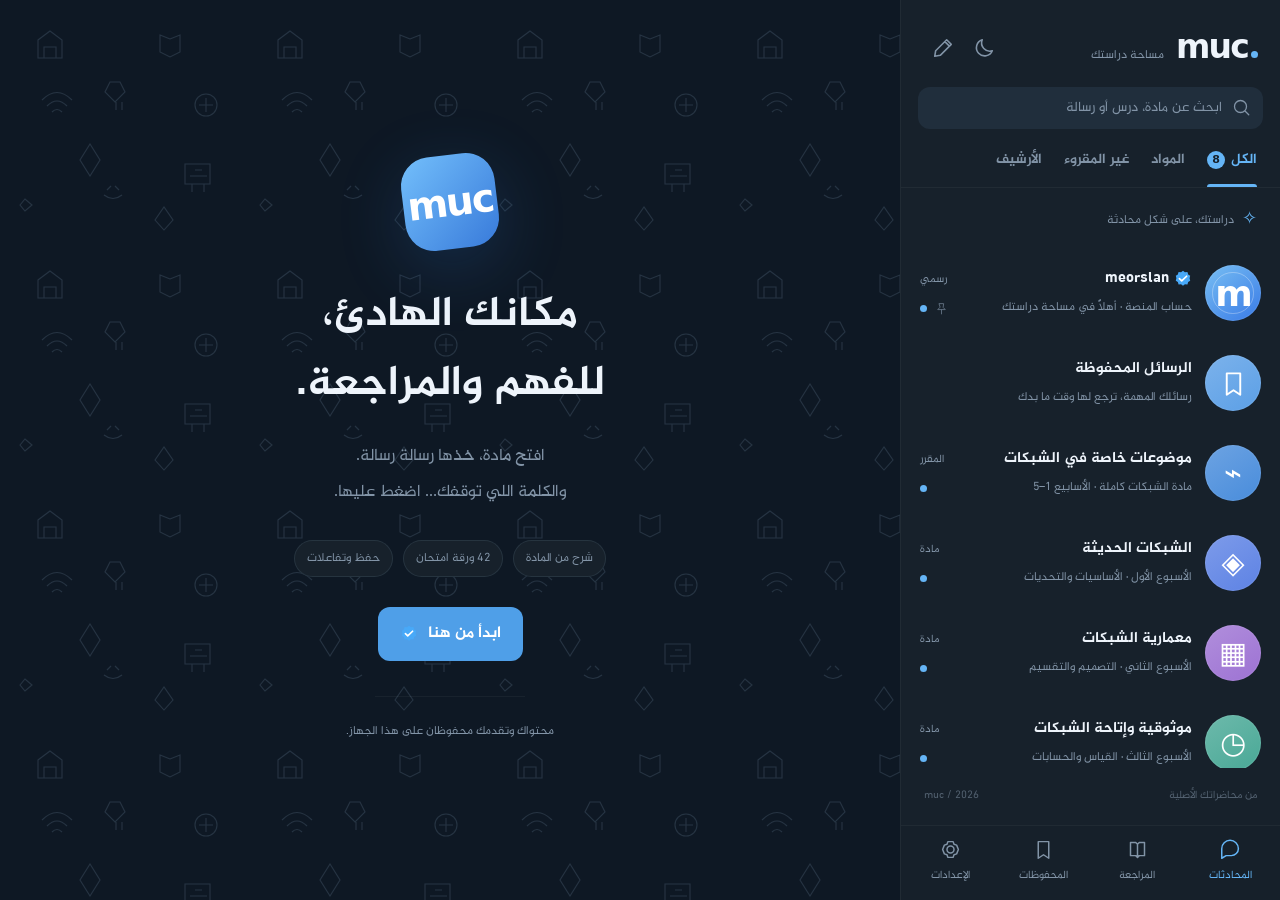
<file: index.html>
<!doctype html><html lang="ar" dir="rtl"><head><meta charset="utf-8"><meta name="viewport" content="width=device-width,initial-scale=1,viewport-fit=cover"><meta name="theme-color" content="#17212b"><meta name="description" content="muc — موادك الدراسية في محادثات. شرح تفاعلي، كلمات مفتاحية متحركة وامتحانات الشبكات من المادة الأصلية."><title>muc — مساحة دراستك</title><link rel="manifest" href="manifest.webmanifest"><link rel="icon" type="image/svg+xml" href="icon.svg"><link rel="apple-touch-icon" href="icon-192.png"><link rel="stylesheet" href="app.css?v=1"><script>try{let t=localStorage.getItem('muc-theme')||'dark';document.documentElement.dataset.theme=t==='auto'?(matchMedia('(prefers-color-scheme: dark)').matches?'dark':'light'):t}catch{}</script><script src="paper-data.js" defer></script><script src="paper-course-data.js" defer></script><script src="paper-study-data.js" defer></script><script src="catalog.js" defer></script><script src="app.js?v=1" defer></script></head><body><div id="app"></div><div id="overlay-root"></div><div id="toast" role="status" aria-live="polite"></div><noscript>فعّل JavaScript لفتح المحادثات والأسئلة التفاعلية.</noscript></body></html>
</file>
<file: app.css>
@font-face{font-family:Jazeera;src:url(arabic.ttf) format('truetype');font-weight:400;font-display:swap}@font-face{font-family:Jazeera;src:url(arabic-bold.ttf) format('truetype');font-weight:700;font-display:swap}
:root{--bg:#0e1621;--surface:#17212b;--surface2:#202e3c;--surface3:#293a4c;--text:#eef4fb;--muted:#8294a7;--line:#ffffff0b;--accent:#65b5f6;--accent-solid:#4f9fe8;--bubble:#182533;--out:#2b5278;--chatbg:#0e1824;--green:#66c5a6;--nav:#17212bf2;--overlay:#050b14aa;--reading-size:16px;--shadow:0 12px 45px #0003;color-scheme:dark}html[data-theme=light]{--bg:#f0f3f8;--surface:#fff;--surface2:#f0f3f7;--surface3:#e6edf6;--text:#1c2c3d;--muted:#8190a1;--line:#1023390c;--accent:#348bd5;--accent-solid:#3895e2;--bubble:#fff;--out:#e2ffc7;--chatbg:#dde7e8;--green:#2d9d78;--nav:#ffffffed;--overlay:#16233177;color-scheme:light}*{box-sizing:border-box}html,body{height:100%;margin:0;overscroll-behavior:none}body{background:var(--bg);color:var(--text);font-family:Jazeera,-apple-system,BlinkMacSystemFont,'Segoe UI',sans-serif;font-size:16px;overflow:hidden}button,input,textarea,select{font:inherit}button,a,input,textarea{ -webkit-tap-highlight-color:transparent}button{border:0;background:none;color:inherit;cursor:pointer}a{color:var(--accent);text-decoration:none}button:focus-visible,a:focus-visible,input:focus-visible,textarea:focus-visible,summary:focus-visible{outline:2px solid var(--accent);outline-offset:3px}button:disabled{opacity:.5;cursor:default}svg{width:22px;height:22px;vertical-align:middle;flex-shrink:0}input,textarea,select{color:inherit;background:var(--surface2);border:0;border-radius:9px;outline:none}input::placeholder,textarea::placeholder{color:var(--muted)}[hidden]{display:none!important}.app-shell{height:100dvh;display:grid;grid-template-columns:380px minmax(0,1fr);direction:rtl;max-width:1680px;margin:auto;box-shadow:0 0 100px #0002}.inbox{height:100%;min-height:0;background:var(--surface);display:flex;flex-direction:column;border-left:1px solid var(--line);position:relative;z-index:2}.inbox-header{display:flex;align-items:center;justify-content:space-between;padding:25px 22px 16px;min-height:87px}.inbox-header>div:first-child{display:flex;align-items:baseline;gap:12px}.inbox-header>div:last-child{display:flex;gap:2px}.brand{font:800 33px/1 system-ui;letter-spacing:-1.8px;position:relative;display:inline-block;direction:ltr}.brand-dot{display:inline-block;width:7px;height:7px;border-radius:50%;background:var(--accent);margin-left:3px}.brand-caption{font-size:12px;color:var(--muted)}.icon-btn{width:40px;height:40px;display:inline-flex;align-items:center;justify-content:center;border-radius:50%;flex-shrink:0;color:var(--muted);position:relative}.icon-btn:hover{background:var(--surface3);color:var(--accent)}.global-search{height:42px;margin:0 17px 17px;background:var(--surface2);border-radius:12px;display:flex;align-items:center;gap:9px;padding:0 12px;color:var(--muted)}.global-search svg{width:18px;height:18px}.global-search input{width:100%;min-width:0;height:100%;font-size:14px;background:none;outline:none}.folders{display:flex;gap:22px;padding:0 23px;min-height:42px;border-bottom:1px solid var(--line);overflow:auto;scrollbar-width:none;flex-shrink:0}.folders button{white-space:nowrap;font-size:14px;color:var(--muted);font-weight:700;position:relative;padding:0 0 13px}.folders button.active{color:var(--accent)}.folders button.active:after{content:'';position:absolute;bottom:0;height:3px;background:var(--accent);right:0;left:0;border-radius:3px 3px 0 0}.folders button span{display:inline-flex;border-radius:10px;background:var(--accent);color:var(--surface);margin-right:6px;min-width:18px;height:18px;align-items:center;justify-content:center;font:700 11px system-ui}.inbox-note{display:flex;gap:8px;align-items:center;font-size:12px;color:var(--muted);padding:17px 23px 12px}.mini-spark{color:var(--accent);font-size:18px}.chat-list{flex:1;overflow:auto;min-height:0;padding:0 8px 15px;scrollbar-width:thin;scrollbar-color:var(--surface3) transparent}.chat-row{position:relative;border-radius:12px;transition:background .15s}.chat-row:hover{background:var(--surface2)}.chat-row.active{background:#548fce1c}.chat-open{display:flex;width:100%;align-items:center;text-align:right;gap:13px;padding:15px 11px;min-height:90px}.avatar{display:inline-flex;align-items:center;justify-content:center;width:56px;height:56px;border-radius:50%;background:linear-gradient(145deg,color-mix(in srgb,var(--avatar) 80%,white),var(--avatar));color:#fff;flex-shrink:0;font:400 30px/1 system-ui;box-shadow:inset 0 0 0 1px #ffffff14;position:relative}.avatar.small{width:40px;height:40px;font-size:24px}.avatar svg{width:27px;height:27px}.official-avatar{background:linear-gradient(140deg,#78bff3,#397ae6);font:750 36px system-ui;letter-spacing:-2px}.official-avatar:after{content:'';width:70%;height:70%;border:1px solid #ffffff4d;border-radius:50%;position:absolute}.small.official-avatar{font-size:27px}.chat-row-copy{flex:1;min-width:0}.row-first{display:flex;gap:8px;align-items:center;justify-content:space-between;margin-bottom:6px}.row-first strong{font-size:15px;line-height:1.6;display:flex;gap:5px;align-items:center;min-width:0}.row-first small{font-size:11px;white-space:nowrap;color:var(--muted);font-weight:400}.verified{width:18px!important;height:18px!important;vertical-align:-3px;flex-shrink:0}.row-second{display:flex;gap:10px;align-items:center;color:var(--muted);font-size:12px;line-height:1.8}.row-second>span:first-child{overflow:hidden;text-overflow:ellipsis;white-space:nowrap;flex:1}.row-indicators{display:flex;align-items:center;gap:8px}.row-indicators svg{width:13px;height:13px;opacity:.7}.unread-dot{width:7px;height:7px;background:var(--accent);border-radius:50%;display:inline-block}.chat-row-menu{position:absolute;left:2px;top:42px;padding:3px;display:none;color:var(--muted)}.chat-row:hover .chat-row-menu{display:block;background:var(--surface2)}.chat-row-menu svg{width:16px;height:16px}.inbox-footer{padding:18px 23px 20px;display:flex;justify-content:space-between;color:var(--muted);font-size:11px;opacity:.55}.bottom-nav{display:flex;align-items:center;justify-content:space-around;border-top:1px solid var(--line);padding:12px 3px max(14px,env(safe-area-inset-bottom));background:var(--nav);backdrop-filter:blur(20px)}.bottom-nav button{display:flex;flex-direction:column;align-items:center;gap:6px;color:var(--muted);font-size:11px;position:relative;min-width:65px}.bottom-nav svg{width:21px;height:21px}.bottom-nav button.active{color:var(--accent)}.bottom-nav button i{position:absolute;right:10px;top:-5px;background:var(--accent);color:var(--surface);border-radius:12px;font:700 10px/16px system-ui;min-width:16px;padding:0 3px}.mobile-tab-nav{display:none}.main-view{min-width:0;min-height:0;position:relative;display:flex;flex-direction:column;background:var(--chatbg)}.main-view:before,.message-feed:before{content:'';position:absolute;inset:0;background-image:url("data:image/svg+xml,%3Csvg xmlns='http://www.w3.org/2000/svg' width='240' height='240' viewBox='0 0 240 240'%3E%3Cg fill='none' stroke='%2389a8c4' stroke-width='1.1' opacity='.19'%3E%3Cpath d='M38 40l12-9 12 9v18H38zM44 58V47h12v11M160 35l10 4 10-4v17l-10 5-10-5zM80 160l10-16 10 16-10 16zM185 164h25v20h-25zM192 184v8m12-8v8m-9-22h7m-12 6h17M20 205l5-6 7 6-7 6zM120 82l5 10-10 10-10-10 5-10zM116 110v-8m6 8v-8M42 100q15-15 30 0m-25 6q10-10 20 0m-15 6q5-5 10 0M155 220l9-13 9 13-9 10z'/%3E%3Ccircle cx='206' cy='105' r='11'/%3E%3Cpath d='M199 105h14m-7-7v14M122 195q-9 7-18 0m3-5 4-4m4 0 4 4'/%3E%3C/g%3E%3C/svg%3E");pointer-events:none;z-index:0}.desktop-welcome{position:relative;z-index:1;text-align:center;margin:auto;padding:50px;max-width:650px}.welcome-logo{margin:0 auto 32px;width:94px;height:94px;display:flex;align-items:center;justify-content:center;font:800 39px system-ui;color:#fff;background:linear-gradient(135deg,#73bffb,#387ada);border-radius:29px;box-shadow:0 18px 70px #3789e933;letter-spacing:-2px;transform:rotate(-7deg)}.desktop-welcome h1{font-size:42px;line-height:1.65;font-weight:700;margin:0 0 20px}.desktop-welcome p{color:var(--muted);font-size:17px;line-height:2.1}.welcome-tags{display:flex;justify-content:center;gap:10px;flex-wrap:wrap;font-size:12px;margin:30px 0;color:var(--muted)}.welcome-tags span{padding:7px 12px;border:1px solid #8aacc222;border-radius:30px;background:var(--surface)}.primary{background:var(--accent-solid);color:#fff;border-radius:12px;padding:13px 22px;display:inline-flex;align-items:center;justify-content:center;gap:10px;font-weight:700;min-height:46px}.primary svg{color:#fff}.welcome-line{height:1px;background:var(--line);margin:35px auto 20px;width:150px}.desktop-welcome small{color:var(--muted);font-size:12px}.conversation{height:100%;display:flex;flex-direction:column;min-height:0;position:relative;z-index:1}.chat-header{height:76px;min-height:76px;display:flex;align-items:center;padding:8px 20px;gap:10px;background:var(--nav);backdrop-filter:blur(20px);border-bottom:1px solid var(--line);z-index:4}.chat-header>.icon-btn:first-child{display:none}.chat-identity{display:flex;align-items:center;gap:13px;flex:1;min-width:0;text-align:right}.chat-identity>span:last-child{display:flex;flex-direction:column;gap:3px;min-width:0}.chat-identity strong{display:flex;align-items:center;gap:6px;font-size:15px;line-height:1.6}.chat-identity small{color:var(--muted);font-size:11px;overflow:hidden;white-space:nowrap;text-overflow:ellipsis}.chat-header .icon-btn{color:var(--muted)}.pinned-banner{display:flex;align-items:center;text-align:right;gap:12px;padding:11px 30px;min-height:57px;background:var(--surface);border-bottom:1px solid var(--line);z-index:3}.pinned-banner>span{display:flex;flex:1;min-width:0;flex-direction:column;gap:3px;line-height:1.5}.pinned-banner strong{font-size:12px;color:var(--accent)}.pinned-banner small{font-size:11px;color:var(--muted);white-space:nowrap;text-overflow:ellipsis;overflow:hidden}.pinned-banner svg{width:17px;color:var(--accent)}.pinned-banner .pinned-line{height:31px;min-width:3px;max-width:3px;background:var(--accent);border-radius:3px}.message-feed{flex:1;overflow:auto;overflow-x:hidden;min-height:0;position:relative;padding:25px clamp(22px,7vw,110px) 20px;scrollbar-width:thin;scrollbar-color:var(--surface3) transparent;isolation:isolate;overscroll-behavior:contain}.message-feed:before{position:fixed;opacity:0;z-index:-1}.date-divider{text-align:center;margin:5px 0 27px}.date-divider span{font-size:11px;color:#c7d7e8;background:#20364ab8;backdrop-filter:blur(5px);border-radius:20px;padding:6px 14px}.message{position:relative;display:flex;justify-content:flex-start;margin-bottom:14px;isolation:isolate;touch-action:pan-y;scroll-margin:20px;animation:message-in .25s ease both}.message.own{justify-content:flex-end}.bubble{position:relative;max-width:min(100%,650px);min-width:125px;background:var(--bubble);border-radius:18px 18px 5px 18px;padding:18px 20px 8px;box-shadow:0 1px 2px #0001;transition:transform .18s ease;font-size:var(--reading-size);line-height:2;overflow-wrap:anywhere;user-select:none;-webkit-user-select:none}.own .bubble{background:var(--out);border-radius:18px 18px 18px 5px;min-width:80px;max-width:83%}.message-meta{display:flex;gap:7px;align-items:center;justify-content:flex-end;direction:rtl;color:var(--muted);font-size:10px;line-height:1.4;margin-top:8px;min-height:18px}.message-meta>.icon-btn{height:24px;width:24px;margin-left:-7px}.message-meta svg{width:13px;height:13px}.message-meta .local-check{font:13px system-ui;letter-spacing:-5px;margin-left:4px;color:var(--accent)}.message-meta>span{display:flex;align-items:center}.own .message-meta{color:#acd0e3}.message-text{white-space:normal;line-height:2}.bubble h1,.bubble h2,.bubble h3,.bubble h4{line-height:1.8;margin:8px 0 15px}.bubble p{margin:10px 0 16px}.bubble h2{font-size:1.35rem}.bubble h3{font-size:1rem}.bubble h4{font-size:.95rem}.official-welcome{text-align:center;max-width:430px;padding:23px 22px 12px}.welcome-orbit{height:85px;width:85px;border-radius:50%;margin:0 auto 25px;background:linear-gradient(145deg,#7dc7ff,#4b87ed);position:relative;display:flex;align-items:center;justify-content:center;font:800 45px system-ui;color:white;box-shadow:0 12px 40px #397adb33}.welcome-orbit:before{content:'';position:absolute;inset:-9px;border:1px solid #58a3ef40;border-radius:50%;}.welcome-orbit .verified{position:absolute;bottom:1px;right:0;width:26px!important;height:26px!important}.eyebrow{font-size:12px;letter-spacing:.1px;color:var(--accent)}.official-welcome h1{font-size:31px;line-height:1.7;margin:7px 0 15px}.official-welcome p{font-size:14px;line-height:2.1;color:var(--muted)}.bubble-primary{display:flex;align-items:center;justify-content:center;gap:10px;width:100%;border-radius:10px;background:#5b9dd21f;color:var(--accent);padding:12px 18px;font-size:14px;font-weight:700;margin-top:20px}.bubble-primary svg{width:19px}.subject-label,.lesson-kicker{color:var(--accent);font-size:11px;display:flex;align-items:center;gap:8px}.subject-welcome h2{font-size:23px}.subject-welcome>p{color:var(--muted);font-size:14px}.subject-stats{display:flex;gap:14px;font-size:11px;color:var(--muted);margin:10px 0 20px}.subject-welcome>button,.inline-study-button{display:flex;align-items:center;justify-content:center;gap:8px;padding:10px 15px;background:#5b9dd21c;border-radius:9px;color:var(--accent);font-size:13px;width:100%}.keyword-tip{display:flex;align-items:center;gap:9px;font-size:11px!important;flex-wrap:wrap;border-top:1px solid var(--line);padding-top:13px;margin-bottom:0!important}.keyword-demo{color:#f6d76c;border-bottom:2px solid #f6d76c;font:12px system-ui}.level-switch{display:flex;gap:7px;border-radius:9px;background:var(--surface2);padding:4px;margin:17px 0 23px}.level-switch button{flex:1;padding:6px 10px;font-size:12px;color:var(--muted);border-radius:7px;white-space:nowrap}.level-switch [aria-pressed=true]{background:var(--surface3);color:var(--accent)}.lesson-intro{border-right:2px solid var(--accent);padding-right:15px;color:color-mix(in srgb,var(--text) 85%,var(--muted));line-height:2.15}.lesson-points{padding-right:22px;line-height:2.2}.lesson-points li{padding:10px 1px;border-bottom:1px solid var(--line)}.lesson-kicker svg{width:15px;height:15px}.source-links{display:flex;flex-wrap:wrap;gap:8px;margin:18px 0;font-size:11px}.source-links a{padding:4px 9px;background:var(--surface2);border-radius:6px;color:var(--muted)}.source-links svg{width:13px;height:13px;margin-left:3px}.keyword{display:inline;position:relative;isolation:isolate;padding:0 4px;line-height:inherit;font-family:inherit;font-size:inherit;color:#f5d56c;background:#f1c84e10;border-radius:6px;white-space:normal;box-decoration-break:clone;-webkit-box-decoration-break:clone}.keyword span{border-bottom:1.5px solid #f0cf6a;font-family:system-ui,sans-serif;font-size:.96em;line-height:1.8}.keyword svg{position:absolute;inset:0;width:100%;height:100%;overflow:visible;z-index:-1}.keyword ellipse{fill:none;stroke:#e2bb4a;stroke-width:1.1;stroke-dasharray:310;stroke-dashoffset:310;animation:keyword-draw .9s ease .4s forwards}.keyword:hover{background:#f1c84e30}.keyword:active{transform:scale(.96)}html[data-theme=light] .keyword{color:#8a6100;background:#fff0a0aa}.quiz-label{display:flex;align-items:center;justify-content:space-between;gap:15px;color:var(--accent);font-size:11px;font-weight:700}.quiz-label>span{color:#efcb67;border:1px solid #efcb6733;padding:1px 7px;border-radius:5px}.question-en{font-family:system-ui,sans-serif;font-size:1rem!important;line-height:1.95!important;font-weight:500;margin:18px 0!important;text-align:left}.translation{font-size:12px;line-height:2;color:var(--muted);margin:12px 0}.translation summary{cursor:pointer;color:var(--accent);font-size:11px}.translation p{font-size:13px}.quiz-options{display:grid;gap:8px;margin:18px 0}.quiz-options button{display:flex;align-items:flex-start;direction:ltr;text-align:left;gap:11px;width:100%;border:1px solid #8aacc225;background:var(--surface2);padding:11px 12px;border-radius:9px;font:14px/1.6 system-ui}.radio-indicator{width:21px;min-width:21px;height:21px;display:inline-flex;align-items:center;justify-content:center;border:1px solid #8aacc260;border-radius:50%;font:11px system-ui;margin-top:1px;color:var(--muted)}.radio-indicator svg{width:14px;height:14px}.quiz-options button:hover{border-color:var(--accent);background:#64adf010}.quiz-options .correct,.tf-choices .correct{border-color:#4bb18c;background:#39a07818;color:#7ad2b3}.quiz-options .wrong,.tf-choices .wrong{border-color:#e57478;background:#e5747810;color:#e69e9e}.tf-choices{display:flex;gap:12px;direction:ltr;margin:15px 0}.tf-choices button{flex:1;border:1px solid #8aacc240;border-radius:9px;padding:9px;font:14px system-ui}.blank-form{display:flex;gap:8px;direction:ltr;margin:20px 0}.blank-answer{min-width:0;width:100%;padding:11px;font:14px/1.6 system-ui;border:1px solid #8aacc225;border-radius:8px}.blank-form button{background:var(--accent-solid);color:#fff;border-radius:8px;padding:8px 13px;font-size:12px;white-space:nowrap}.blank-form svg{width:15px;height:15px}.quiz-tools{display:flex;gap:9px;flex-wrap:wrap;border-top:1px solid var(--line);padding-top:12px;margin-top:17px}.quiz-tools button{font-size:11px;padding:5px 10px;background:var(--surface2);border-radius:7px;color:var(--accent)}.quiz-tools svg{height:13px;width:13px}.quiz-feedback{border-radius:9px;background:var(--surface2);padding:16px;margin:18px 0}.quiz-feedback>strong{font-size:13px;color:var(--accent)}.quiz-feedback.is-correct>strong{color:var(--green)}.quiz-feedback.is-wrong>strong{color:#e8a09c}.quiz-feedback>p{font-size:14px}.answer-mark{background:#fff0a6;color:#3c3218;border-radius:4px;padding:2px 5px;border-bottom:2px solid #e5c25d;box-decoration-break:clone;-webkit-box-decoration-break:clone;font-family:system-ui;line-height:1.9}.case-part{padding:15px 0;border-top:1px solid var(--line);margin-top:13px}.case-part h4{font:500 .95rem/1.9 system-ui;text-align:left}.case-part h4 small{color:var(--muted)}.case-draft{display:block;width:100%;resize:vertical;min-height:90px;padding:12px;font-size:14px;line-height:1.8;border:1px solid #8aacc230}.case-model{padding:15px;background:var(--surface2);margin-top:15px;border-radius:10px;font-size:14px}.case-model>strong{font-size:12px;color:var(--accent)}.case-model p[dir=ltr]{font:14px/1.9 system-ui}.self-grade{display:flex;align-items:center;justify-content:space-between;gap:20px;font-size:12px;color:var(--muted);border-top:1px solid var(--line);padding-top:12px}.self-grade input{width:65px;padding:7px;border:1px solid #8aacc240}.worked-solution{font-size:13px;line-height:2;margin:20px 0;padding:14px;border:1px solid #78a8d72b;border-radius:11px;background:#3c80be09}.formula-box{background:#204f80;border:1px solid #3b89d5;border-radius:9px;padding:15px;color:#fff}.formula-box>strong{font-size:11px}.formula-box>div{font:600 15px/1.9 system-ui;margin-top:12px;text-align:left;overflow-wrap:anywhere}.formula-symbols{font-size:11px}.worked-solution ul,.worked-solution ol{padding-right:20px}.worked-solution li{margin:12px 0}.worked-solution h4{font-size:12px;margin:22px 0 8px}.worked-solution li>strong{font-size:12px}.math-expression{padding:11px;background:var(--surface3);border-radius:7px;font:500 14px/1.8 system-ui;white-space:pre-wrap;text-align:left;margin:10px 0}.math-result{display:flex;justify-content:space-between;align-items:center;gap:15px;background:#38ad7f13;padding:13px;border-right:3px solid var(--green);border-radius:5px}.math-result bdi{font-weight:700;font-size:16px}.reaction-chip{display:flex;align-items:center;gap:7px;background:#539fe324;color:var(--accent);border:1px solid #5bafef4d;border-radius:20px;padding:2px 9px;font:12px/1.6 system-ui;min-width:45px;margin:2px 0 5px auto;animation:reaction-pop .3s ease}.reaction-chip>span{font-size:18px}.quoted-message{border-right:3px solid var(--accent);background:#4e9add12;padding:8px 11px;display:flex;flex-direction:column;gap:2px;text-align:right;width:100%;margin:0 0 13px;border-radius:5px;font-size:12px;line-height:1.7}.quoted-message strong{color:var(--accent)}.quoted-message span{white-space:nowrap;overflow:hidden;text-overflow:ellipsis;color:var(--muted);max-width:100%}.forwarded-label{display:flex;gap:6px;align-items:center;font-size:10px;color:var(--accent);margin-bottom:10px}.forwarded-label svg{width:13px;height:13px}.sticker-bubble,.own .sticker-bubble{background:none;box-shadow:none;min-width:125px}.animated-sticker{font:100px/1.5 system-ui;filter:drop-shadow(0 10px 12px #0002);animation:sticker-bounce 2.2s ease-in-out infinite}.swipe-reply-indicator{position:absolute;right:15px;top:50%;opacity:0;transform:translateY(-50%) scale(.6);background:var(--surface3);border-radius:50%;height:33px;width:33px;display:grid;place-items:center;color:var(--accent);transition:.18s}.swiping .swipe-reply-indicator{opacity:1;transform:translateY(-50%) scale(1)}.swiping .bubble{transition:none}.quick-actions{display:flex;gap:7px;padding:10px 20px 7px;overflow:auto;scrollbar-width:none;background:color-mix(in srgb,var(--surface) 60%,transparent);z-index:2;flex-shrink:0}.quick-actions button{font-size:11px;line-height:1.5;padding:8px 11px;border-radius:10px;background:var(--surface2);border:1px solid #8aacc217;color:var(--accent);white-space:nowrap;display:flex;align-items:center;gap:6px}.quick-actions svg{width:14px;height:14px}.composer{display:flex;gap:6px;align-items:flex-end;padding:7px 18px max(15px,env(safe-area-inset-bottom));background:var(--surface);z-index:3}.composer-box{display:flex;flex:1;min-width:0;align-items:flex-end;background:var(--surface2);border-radius:18px;padding:3px 2px}.composer-box textarea{flex:1;width:100%;min-width:0;resize:none;background:none;min-height:39px;max-height:110px;padding:7px 4px;font-size:14px;line-height:1.8;scrollbar-width:none}.composer-box .icon-btn{width:36px;height:37px}.composer>.icon-btn{height:44px;width:30px}.send-button{height:44px;width:44px;min-width:44px;border-radius:50%;background:var(--accent-solid);color:#fff;display:grid;place-items:center;transition:transform .15s}.send-button svg{height:20px;width:20px;transform:rotate(-42deg)}.send-button:active{transform:scale(.9)}.reply-preview{display:flex;align-items:center;gap:12px;background:var(--surface);padding:9px 25px;border-top:1px solid var(--line);font-size:12px;line-height:1.7}.reply-preview>svg{color:var(--accent);width:18px}.reply-preview>span{flex:1;min-width:0;display:flex;flex-direction:column}.reply-preview strong{color:var(--accent)}.reply-preview small{color:var(--muted);white-space:nowrap;overflow:hidden;text-overflow:ellipsis}.scroll-bottom{position:absolute;left:22px;bottom:142px;background:var(--surface);box-shadow:0 3px 12px #0002;z-index:2;border:1px solid var(--line)}.scroll-bottom svg{transform:rotate(90deg)}.typing{display:flex;gap:4px;align-items:center;font-size:11px;color:var(--muted);padding:12px}.typing i{height:4px;width:4px;border-radius:50%;background:var(--accent);animation:typing 1s infinite}.typing i:nth-child(2){animation-delay:.15s}.typing i:nth-child(3){animation-delay:.3s}.typing span{margin-right:7px}.feed-end{height:1px}.chat-empty{max-width:350px;text-align:center;margin:100px auto;color:var(--muted);font-size:14px;line-height:2}.chat-empty>svg{width:55px;height:55px;color:var(--accent)}.chat-empty h2{color:var(--text);font-size:20px}.empty-state{text-align:center;padding:35px 20px;color:var(--muted);font-size:14px;line-height:2}.empty-state>svg{width:35px;height:35px;color:var(--accent)}.search-hit{display:flex;flex-direction:column;text-align:right;gap:8px;padding:17px;border-bottom:1px solid var(--line);width:100%;font-size:13px}.search-hit strong{color:var(--accent)}.search-hit span{color:var(--muted);font-size:12px;line-height:1.8}.list-section-title{color:var(--accent);font-size:12px;padding:15px}.chat-search-bar{display:flex;gap:10px;padding:9px 20px;background:var(--surface);z-index:3}.chat-search-bar input{flex:1;min-width:0;padding:8px 12px;font-size:13px}.selection-bar{display:flex;align-items:center;gap:8px;padding:9px 20px;background:var(--surface3);z-index:3}.selection-bar strong{margin:auto;font-size:13px}.selection-bar>button:first-child{color:var(--accent);font-size:12px}.select-message{position:absolute;right:-34px;top:15px;height:22px;width:22px;border:1.5px solid var(--muted);border-radius:50%;z-index:2;padding:0}.select-message svg{width:17px;height:17px}.selected .select-message{background:var(--accent);border-color:var(--accent);color:#fff}.selected .bubble{outline:2px solid var(--accent)}.message-flash .bubble{animation:flash 1.4s ease}.page-view{position:relative;z-index:1;overflow:auto;min-height:0;height:100%;padding:45px clamp(25px,5vw,70px);background:var(--bg);scrollbar-width:thin}.page-view header h1{font-size:32px;margin:8px 0 14px}.page-view header p{color:var(--muted);font-size:14px;line-height:2}.page-view h2{font-size:16px;margin:35px 0 18px}.review-stats{display:grid;grid-template-columns:repeat(3,1fr);gap:15px;margin:35px 0}.review-stats>div{display:flex;flex-direction:column;gap:7px;background:var(--surface);padding:20px;border-radius:14px}.review-stats strong{font:700 29px system-ui;color:var(--accent)}.review-stats span{font-size:11px;color:var(--muted)}.review-shortcuts{display:grid;grid-template-columns:1fr 1fr;gap:12px}.review-shortcuts button{display:flex;align-items:center;gap:10px;text-align:right;border-radius:12px;background:var(--surface);padding:16px;font-size:13px;color:var(--text)}.review-shortcuts svg{width:18px;color:var(--accent)}.review-subjects{border-radius:13px;background:var(--surface);overflow:hidden}.review-subjects>button{display:flex;align-items:center;gap:15px;text-align:right;width:100%;padding:18px;border-bottom:1px solid var(--line)}.review-subjects .avatar{width:43px;height:43px;font-size:24px}.review-subjects>button>span:nth-child(2){flex:1;display:flex;flex-direction:column;gap:4px}.review-subjects strong{font-size:14px}.review-subjects small{font-size:11px;color:var(--muted)}.review-subjects>button>svg{color:var(--muted);width:15px;transform:rotate(180deg)}.page-note{color:var(--muted);font-size:12px;line-height:2.1;margin:25px 0}.profile-card{display:flex;align-items:center;gap:16px;background:var(--surface);border-radius:14px;padding:20px;margin:30px 0}.profile-card>span:last-child{display:flex;flex-direction:column;gap:8px}.profile-card strong{font:600 20px system-ui;direction:ltr}.profile-card small{font-size:11px;color:var(--muted)}.setting-group{background:var(--surface);border-radius:12px;overflow:hidden;margin:18px 0}.setting-row{display:flex;align-items:center;gap:12px;padding:18px 16px;width:100%;text-align:right;border-bottom:1px solid var(--line);font-size:13px;line-height:1.8}.setting-row>span{margin-right:auto;display:flex;align-items:center;gap:10px}.setting-row>svg:first-child{color:var(--accent);width:19px}.setting-row>svg:last-child:not(:first-child){margin-right:auto;width:15px;color:var(--muted);transform:rotate(180deg)}.setting-row input[role=switch]{appearance:none;-webkit-appearance:none;height:24px;width:42px;background:var(--surface3);border-radius:20px;margin-right:auto;position:relative;cursor:pointer;flex-shrink:0}.setting-row input[role=switch]:before{content:'';height:18px;width:18px;border-radius:50%;background:var(--muted);position:absolute;right:3px;top:3px;transition:.2s}.setting-row input[role=switch]:checked{background:var(--accent)}.setting-row input[role=switch]:checked:before{transform:translateX(-18px);background:#fff}.setting-row input[type=range]{width:130px;accent-color:var(--accent)}.theme-grid{display:grid;grid-template-columns:repeat(3,1fr);gap:15px}.theme-grid button{display:flex;flex-direction:column;align-items:center;gap:10px;border:1px solid var(--line);border-radius:12px;padding:14px;position:relative;font-size:12px}.theme-grid [aria-pressed=true]{border-color:var(--accent);color:var(--accent)}.theme-grid button>svg{position:absolute;top:8px;left:8px;width:14px;height:14px}.theme-swatch{height:55px;width:80px;display:grid;place-items:center;border-radius:8px;background:#dce6ef;color:#3f85b7}.theme-swatch.dark{background:#172b41;color:#7ebbf0}.theme-swatch.auto{background:linear-gradient(90deg,#172b41 50%,#dce6ef 50%)}.wallpaper-grid{display:grid;grid-template-columns:repeat(3,1fr);gap:15px}.wallpaper-preview{height:95px;border-radius:12px;border:2px solid transparent;display:flex;align-items:center;justify-content:center;position:relative;overflow:hidden;background:#183345}.wallpaper-preview.doodles{background-color:#1b2b38;background-image:radial-gradient(#7699ad2e 2px,transparent 2px);background-size:15px 15px}.wallpaper-preview.night{background:#121c29}.wallpaper-preview.blue{background:#1e395a}.wallpaper-preview[aria-pressed=true]{border-color:var(--accent)}.wallpaper-preview>span{position:absolute;bottom:8px;font-size:11px;color:#b8cce0}.wallpaper-preview svg{color:#fff}.about-muc{text-align:center;padding:35px;color:var(--muted);font-size:12px}.about-muc .brand{color:var(--text);font-size:30px}.about-muc small{font-size:10px}.sheet-backdrop,.context-backdrop{position:fixed;inset:0;z-index:50;background:var(--overlay);backdrop-filter:blur(6px);animation:fade-in .15s}.sheet{position:fixed;left:50%;top:50%;transform:translate(-50%,-50%);z-index:51;max-height:85dvh;width:min(560px,calc(100% - 32px));background:var(--surface);border:1px solid var(--line);border-radius:22px;box-shadow:var(--shadow);display:flex;flex-direction:column;animation:sheet-in .22s ease;overflow:hidden}.sheet>header{display:flex;align-items:center;justify-content:space-between;gap:15px;padding:20px 25px 13px;flex-shrink:0}.sheet>header h2{font-size:17px;margin:0;line-height:1.9;display:flex;gap:7px;align-items:center;outline:none}.sheet-content{padding:0 25px 25px;overflow:auto;min-height:0;font-size:14px;line-height:2;scrollbar-width:thin}.sheet-handle{display:none}.sheet-intro{font-size:13px;line-height:2.1;color:var(--muted);margin:5px 0 25px}.sheet-actions{display:flex;gap:12px;align-items:center;flex-wrap:wrap;margin:25px 0}.sheet-actions>button:not(.primary){border-radius:10px;padding:10px 14px;border:1px solid var(--line);font-size:12px;display:flex;align-items:center;gap:8px}.sheet-actions svg{width:17px;height:17px}.small-label{font-size:11px;color:var(--muted)}.keyword-learning{text-align:center;padding:15px 10px 0}.keyword-origin{display:table;margin:15px auto 0;font:500 18px/1.6 system-ui;color:#ecd276;border:1.5px solid #d9bc60;border-radius:50%;padding:13px 22px;background:#efc65a0e;animation:keyword-origin-in .4s ease}.keyword-connection{position:relative;max-width:260px;height:95px;margin:5px auto}.keyword-connection svg{height:85px;width:100%;position:absolute;inset:0;fill:none;stroke:var(--accent);stroke-width:1.7;stroke-dasharray:300;stroke-dashoffset:300;animation:connection-draw .9s .2s forwards}.keyword-connection svg circle{fill:var(--accent)}.keyword-connection span{position:absolute;font-size:11px;color:var(--muted);top:44px;right:36%}.keyword-target{border-radius:12px;background:#519fe318;color:var(--accent);padding:16px;font:600 18px/1.8 system-ui;overflow-wrap:anywhere;animation:target-in .5s .5s both}.keyword-learning>p{text-align:right;line-height:2.2;font-size:14px;margin-top:25px}.keyword-note{font-size:12px!important;color:var(--muted)}.keyword-learning .source-links{justify-content:center}.toc-tabs,.picker-tabs{display:flex;gap:10px;margin:5px 0 20px}.toc-tabs button,.picker-tabs button{padding:8px 12px;background:var(--surface2);border-radius:8px;font-size:12px;color:var(--accent);display:flex;align-items:center;gap:7px}.toc-tabs svg{height:16px;width:16px}.toc-list{display:flex;flex-direction:column}.toc-list>button{display:flex;align-items:center;gap:15px;text-align:right;padding:15px 0;border-bottom:1px solid var(--line);width:100%}.toc-list>button>span:not(.toc-count){display:flex;flex:1;flex-direction:column;gap:5px;min-width:0}.toc-list strong{font-size:13px;line-height:1.9}.toc-list small{font-size:11px;color:var(--muted)}.toc-list>button>svg{color:var(--muted);width:15px;transform:rotate(180deg)}.toc-count{display:grid;place-items:center;min-width:30px;height:30px;border-radius:50%;background:var(--surface2);color:var(--accent);font:12px system-ui}.material-picker{display:flex;flex-direction:column;gap:10px}.material-picker>button{display:flex;align-items:center;gap:13px;text-align:right;padding:11px 0;border-bottom:1px solid var(--line)}.material-picker .avatar{height:44px;width:44px;font-size:24px}.material-picker>button>span:last-of-type{display:flex;flex:1;flex-direction:column;gap:4px}.material-picker strong{font-size:13px}.material-picker small{font-size:11px;color:var(--muted)}.material-picker>button>svg{color:var(--muted);width:17px;transform:rotate(180deg)}.paper-filter{display:flex;align-items:center;gap:15px;font-size:12px;margin-bottom:15px}.paper-filter select{padding:7px 14px;flex:1;border:1px solid var(--line)}.paper-list>button{display:flex;align-items:center;gap:13px;width:100%;text-align:right;border-bottom:1px solid var(--line);padding:16px 0}.paper-list>button>span:nth-child(2){flex:1;display:flex;flex-direction:column;gap:3px}.paper-list strong{font-size:13px}.paper-list small{font-size:11px;color:var(--muted)}.paper-icon{background:#4f9cda16;color:var(--accent);border-radius:10px;padding:10px}.paper-open{font-size:11px;color:var(--accent)}.source-library{display:flex;flex-direction:column}.source-library>a,.source-library>button{display:flex;align-items:center;text-align:right;gap:14px;padding:18px 0;border-bottom:1px solid var(--line);color:var(--text)}.source-library>a>span{flex:1;display:flex;flex-direction:column;gap:4px}.source-library strong{font-size:13px}.source-library small{font-size:11px;color:var(--muted)}.source-library svg{color:var(--accent);width:19px}.profile-top{text-align:center;padding:20px}.profile-top .avatar{height:85px;width:85px;font-size:48px}.profile-top h3{font-size:20px;margin:20px 0 12px}.profile-top p{font-size:13px;color:var(--muted);line-height:2}.profile-details{padding:15px;background:var(--surface2);border-radius:12px;font-size:13px}.profile-details button{display:flex;align-items:center;gap:10px;color:var(--accent);padding:10px 0;width:100%;text-align:right}.profile-details svg{height:18px;width:18px}.action-list{display:flex;flex-direction:column}.action-list>button{display:flex;gap:15px;align-items:center;text-align:right;padding:17px 0;border-bottom:1px solid var(--line);font-size:14px}.action-list svg{color:var(--accent);width:19px}.message-context{position:fixed;z-index:51;width:min(360px,calc(100% - 40px));left:50%;top:50%;transform:translate(-50%,-50%);animation:context-in .2s ease;max-height:90dvh;overflow:auto;scrollbar-width:none}.context-reactions{display:flex;align-items:center;padding:9px 7px;border-radius:40px;background:var(--surface);box-shadow:var(--shadow);gap:0;justify-content:space-around;margin-bottom:12px}.context-reactions>button{font-size:24px;width:37px;height:37px;border-radius:50%;display:grid;place-items:center;transition:transform .15s}.context-reactions>button:hover{transform:scale(1.3)}.context-reactions>.active{background:var(--surface3)}.context-reactions svg{width:17px;height:17px;color:var(--muted)}.context-preview{background:var(--bubble);border-radius:15px;padding:20px;line-height:1.9;font-size:13px;max-height:140px;overflow:hidden;box-shadow:var(--shadow);margin:0 8px 12px}.context-actions{background:var(--surface);border-radius:15px;overflow:hidden;width:85%;margin:auto}.context-actions>button{display:flex;align-items:center;gap:14px;padding:12px 20px;border-bottom:1px solid var(--line);width:100%;text-align:right;font-size:13px}.context-actions>button:hover{background:var(--surface3)}.context-actions svg{height:18px;width:18px;color:var(--muted)}.context-actions>button:last-child{color:#df8b8e}.emoji-grid{display:grid;grid-template-columns:repeat(6,1fr);gap:12px;padding:10px 0 25px}.emoji-grid>button{font:29px/1.5 system-ui;min-height:45px;transition:transform .15s}.emoji-grid>button:active{transform:scale(1.35)}.stickers-grid{grid-template-columns:repeat(3,1fr);gap:20px}.stickers-grid>button{font-size:65px}.stickers-grid>button>span{display:inline-block;animation:sticker-bounce 2.4s infinite}.stickers-grid>button:nth-child(2n)>span{animation-delay:.3s}.attachment{min-width:220px;max-width:500px}.file-visual{display:inline-flex;padding:13px;color:var(--accent);background:#4899d420;border-radius:11px;margin-left:12px}.attachment>strong{font-size:13px}.attachment>button:not(.photo-open){display:flex;gap:8px;align-items:center;font-size:12px;color:var(--accent);padding:10px 0}.attachment audio{display:block;width:100%;margin:15px 0}.photo-open{display:block;padding:0;margin:15px 0;width:100%}.photo-open img{display:block;width:100%;max-height:420px;object-fit:cover;border-radius:11px}.attachment-picker{display:grid;grid-template-columns:repeat(3,1fr);gap:15px}.attachment-picker>button{display:flex;flex-direction:column;align-items:center;gap:13px;padding:20px 8px;background:var(--surface2);border-radius:12px;font-size:12px}.attachment-picker svg{height:32px;width:32px;color:var(--accent)}.media-preview{max-width:100%;max-height:60dvh;display:block;margin:auto;border-radius:9px}.media-audio{width:100%;margin:20px 0}.pdf-preview{width:100%;height:55dvh;border:0;border-radius:9px}.download-file{display:flex;width:100%;margin-top:20px}.record-status{display:flex;gap:12px;align-items:center;background:var(--surface);padding:12px 25px;font-size:12px;z-index:4}.record-status>i{width:8px;height:8px;border-radius:50%;background:#ed6b75;animation:typing 1s infinite}.record-status>button{margin-right:auto;color:#ed8a8a}.help-list>article{display:flex;align-items:flex-start;gap:18px;padding:16px 0;border-bottom:1px solid var(--line)}.help-list>article>span{font:28px system-ui}.help-list h3{font-size:14px;margin:0 0 8px}.help-list p{font-size:12px;color:var(--muted);line-height:2;margin:0}.starred-list{display:flex;flex-wrap:wrap;gap:10px}.starred-list>button{display:flex;align-items:center;gap:10px;color:#edca60;padding:11px 16px;background:#efc45e12;border:1px solid #efc45e26;border-radius:10px;font:14px system-ui}.starred-list svg{width:16px;height:16px}.wide-option{display:flex;gap:15px;align-items:center;background:var(--surface2);padding:15px;border-radius:10px;width:100%;margin-bottom:25px;color:var(--accent)}#new-chat-form{display:flex;flex-direction:column;gap:20px}#new-chat-form label{display:flex;flex-direction:column;gap:8px;font-size:12px}#new-chat-form input{padding:14px;width:100%;font-size:14px}.paper-viewer{position:fixed;inset:0;z-index:55;background:var(--bg);display:flex;flex-direction:column}.paper-viewer>header{display:flex;align-items:center;gap:20px;background:var(--surface);padding:8px 20px;min-height:60px;padding-top:max(8px,env(safe-area-inset-top));flex-shrink:0}.paper-viewer>header strong{flex:1;font-size:14px}.paper-viewer>header a{font-size:12px}.paper-viewer iframe{width:100%;height:100%;border:0;min-height:0;flex:1}.paper-message>svg{height:40px;width:40px;color:var(--accent)}.copy-area{width:100%;min-height:200px;padding:14px;font-size:14px;line-height:1.8;user-select:text!important}#toast{position:fixed;z-index:100;bottom:30px;left:50%;transform:translate(-50%,20px);background:color-mix(in srgb,var(--surface3) 95%,transparent);color:var(--text);padding:13px 20px;border-radius:13px;box-shadow:var(--shadow);border:1px solid var(--line);font-size:13px;line-height:1.8;max-width:min(500px,90%);opacity:0;pointer-events:none;transition:.2s;display:flex;align-items:center;gap:16px;backdrop-filter:blur(20px)}#toast.show{opacity:1;transform:translate(-50%,0);pointer-events:auto}#toast button{color:var(--accent);font-weight:700;white-space:nowrap}.reaction-burst{position:fixed;z-index:95;top:45%;left:50%;pointer-events:none}.reaction-burst span{position:absolute;display:block;font:28px system-ui;--angle:calc(var(--i)*51deg);animation:burst .95s ease-out both;animation-delay:calc(var(--i)*.025s)}html[data-wallpaper=night] .main-view{background:#111c29}html[data-wallpaper=night] .main-view:before{display:none}html[data-wallpaper=blue] .main-view{background:#192e47}html[data-wallpaper=blue] .main-view:before{opacity:.4}html[data-theme=light] .date-divider span{color:#fff;background:#728e9bb8}html[data-theme=light] .quiz-options .correct,html[data-theme=light] .tf-choices .correct{color:#237253}html[data-theme=light] .quiz-options .wrong,html[data-theme=light] .tf-choices .wrong{color:#a24c53}html[data-theme=light] .own .message-meta{color:#67906b}html[data-theme=light] .keyword-demo{color:#866500}html[data-motion=no] *,html[data-motion=no] *:before,html[data-motion=no] *:after{animation-duration:.01ms!important;animation-delay:0ms!important;transition-duration:.01ms!important;scroll-behavior:auto!important}html[data-motion=no] .keyword ellipse{stroke-dashoffset:0}html[data-motion=no] .keyword-connection svg{stroke-dashoffset:0}
@keyframes message-in{from{opacity:0;transform:translateY(8px)}to{opacity:1;transform:none}}@keyframes keyword-draw{to{stroke-dashoffset:0}}@keyframes connection-draw{to{stroke-dashoffset:0}}@keyframes keyword-origin-in{from{transform:scale(.9);opacity:0}to{transform:scale(1);opacity:1}}@keyframes target-in{from{transform:translateY(-8px);opacity:0}to{transform:none;opacity:1}}@keyframes fade-in{from{opacity:0}to{opacity:1}}@keyframes sheet-in{from{opacity:0;transform:translate(-50%,-45%)}to{opacity:1;transform:translate(-50%,-50%)}}@keyframes context-in{from{opacity:0;transform:translate(-50%,-48%) scale(.94)}to{opacity:1;transform:translate(-50%,-50%) scale(1)}}@keyframes reaction-pop{0%{transform:scale(.65)}60%{transform:scale(1.2)}100%{transform:scale(1)}}@keyframes sticker-bounce{0%,100%{transform:rotate(-6deg) translateY(0) scale(.96)}50%{transform:rotate(7deg) translateY(-8px) scale(1.06)}}@keyframes typing{0%,100%{opacity:.4;transform:translateY(0)}50%{opacity:1;transform:translateY(-3px)}}@keyframes burst{0%{opacity:1;transform:translate(-50%,-50%) scale(.3)}65%{opacity:1}100%{opacity:0;transform:translate(calc(cos(var(--angle))*110px),calc(sin(var(--angle))*100px - 40px)) scale(1.2) rotate(15deg)}}@keyframes flash{0%,100%{box-shadow:none}30%,60%{box-shadow:0 0 0 3px #60ace577,0 0 30px #4c9bdd33}}
@media(min-width:1500px){.app-shell{border-inline:1px solid var(--line)}}@media(max-width:1050px) and (min-width:801px){.app-shell{grid-template-columns:330px minmax(0,1fr)}.inbox-header{padding-inline:17px}.brand-caption{display:none}.message-feed{padding-inline:30px}.bubble{padding:17px 16px 8px}.desktop-welcome h1{font-size:33px}.row-first strong{font-size:14px}.folders{gap:18px}}
@media(max-width:800px){.app-shell{display:block;height:100dvh;width:100%;max-width:100%}.inbox{height:100%;border:0}.inbox-header{padding:calc(16px + env(safe-area-inset-top)) 20px 14px;min-height:85px}.brand{font-size:32px}.brand-caption{font-size:11px}.inbox-header .icon-btn{color:var(--accent)}.global-search{height:40px;margin:0 16px 15px;border-radius:11px}.global-search input{font-size:13px}.folders{padding-inline:22px;gap:27px;min-height:40px}.folders button{font-size:13px}.inbox-note{font-size:11px;padding:16px 23px 10px}.chat-list{padding-inline:5px}.chat-open{padding:15px 14px;gap:14px;min-height:91px}.chat-row{border-radius:0}.chat-row:after{content:'';position:absolute;bottom:0;right:85px;left:17px;height:1px;background:var(--line)}.avatar{height:55px;width:55px}.row-first strong{font-size:15px}.row-first small{font-size:10px}.row-second{font-size:12px}.chat-row-menu{display:none!important}.inbox-footer{padding:13px 23px;font-size:10px}.bottom-nav{padding:10px 5px max(13px,env(safe-area-inset-bottom));min-height:73px}.bottom-nav button{font-size:10px;gap:6px}.bottom-nav svg{height:22px;width:22px}.main-view{display:none;height:100%;width:100%}.has-chat .inbox{display:none}.has-chat .main-view{display:flex}.tab-screen:not(.has-chat) .inbox{display:none}.tab-screen:not(.has-chat) .main-view{display:flex;padding-bottom:78px}.tab-screen:not(.has-chat) .mobile-tab-nav{display:block;position:absolute;inset:auto 0 0;z-index:10}.tab-screen .mobile-tab-nav>.bottom-nav{padding-bottom:max(16px,env(safe-area-inset-bottom))}.app-shell:not(.tab-screen) .mobile-tab-nav{display:none}.chat-header{height:auto;min-height:70px;padding:calc(8px + env(safe-area-inset-top)) 8px 8px;gap:3px}.chat-header>.icon-btn:first-child{display:flex;color:var(--accent);width:32px}.chat-header>.icon-btn:first-child svg{transform:rotate(180deg)}.chat-identity{gap:9px;padding:0 2px}.chat-identity strong{font-size:13px;max-width:100%;overflow:hidden;white-space:nowrap;text-overflow:ellipsis;display:block}.chat-identity strong .verified{width:15px!important;height:15px!important;margin-right:4px}.chat-identity small{font-size:10px;max-width:200px}.avatar.small{height:37px;width:37px;font-size:23px}.small.official-avatar{font-size:25px}.chat-header>.icon-btn{width:34px}.chat-header>.icon-btn svg{width:20px;height:20px}.pinned-banner{padding:9px 17px;min-height:52px;gap:10px}.pinned-banner strong{font-size:11px}.pinned-banner small{font-size:10px}.message-feed{padding:18px 13px 15px;overflow-x:hidden}.date-divider{margin:3px 0 22px}.date-divider span{font-size:10px;padding:5px 12px}.bubble{padding:15px 15px 7px;max-width:95%;min-width:100px;border-radius:17px 17px 4px 17px;line-height:2}.own .bubble{max-width:85%;padding:12px 15px 6px}.message{margin-bottom:12px}.official-welcome{padding:21px 17px 6px;max-width:330px}.official-welcome h1{font-size:28px}.official-welcome p{font-size:13px}.welcome-orbit{width:72px;height:72px;font-size:38px}.subject-welcome h2{font-size:21px}.bubble .lesson-message h2{font-size:20px}.bubble .lesson-message{font-size:var(--reading-size)}.lesson-points{padding-right:20px}.lesson-points li{padding:8px 0}.message-meta{font-size:9px}.message-meta .icon-btn{height:22px}.question-en{font-size:15px!important;line-height:1.95!important}.quiz-options button{font-size:13px;padding:10px}.quiz-label{font-size:10px}.quiz-tools{gap:7px}.quiz-tools button{font-size:10px;padding:5px 8px}.quick-actions{padding:8px 11px 6px;gap:7px}.quick-actions button{font-size:10px;padding:8px 10px}.composer{padding:6px 8px max(10px,env(safe-area-inset-bottom));gap:5px}.composer-box textarea{font-size:14px}.composer-box .icon-btn{width:33px}.composer>.icon-btn{width:28px}.send-button{height:41px;width:41px;min-width:41px}.reply-preview{padding:8px 15px;font-size:11px}.scroll-bottom{left:13px;bottom:126px;width:34px;height:34px}.worked-solution{padding:11px;font-size:12px}.formula-box>div{font-size:14px}.math-expression{font-size:13px;padding:10px}.formula-symbols{font-size:11px}.case-model{padding:12px}.case-model p[dir=ltr]{font-size:13px}.case-draft{font-size:13px}.select-message{right:-4px;top:4px;z-index:4;background:var(--surface);width:19px;height:19px}.selectable .bubble{margin-right:23px;max-width:calc(100% - 30px)}.selection-bar{padding-inline:13px}.page-view{padding:calc(30px + env(safe-area-inset-top)) 20px 35px}.page-view header h1{font-size:29px}.page-view header p{font-size:13px}.review-stats{gap:9px;margin:27px 0}.review-stats>div{padding:16px 10px}.review-stats strong{font-size:26px}.review-stats span{font-size:10px;line-height:1.7}.review-shortcuts{gap:10px}.review-shortcuts button{font-size:11px;padding:14px 11px;gap:8px}.review-shortcuts svg{width:17px}.review-subjects>button{padding:16px 13px}.review-subjects strong{font-size:13px}.page-note{font-size:11px}.theme-grid{gap:10px}.theme-swatch{height:50px;width:60px}.theme-grid button{font-size:11px;padding:12px 7px}.theme-grid button>svg{width:12px;height:12px;top:4px;left:4px}.setting-row{font-size:12px;padding:16px 13px}.setting-row>span{gap:5px}.setting-row input[type=range]{width:105px}.wallpaper-grid{gap:10px}.profile-card{padding:17px}.profile-card strong{font-size:18px}.profile-card small{font-size:10px}.about-muc{padding:28px}.sheet{top:auto;bottom:0;left:0;transform:none;width:100%;max-height:90dvh;border-radius:23px 23px 0 0;border-bottom:0;animation:mobile-sheet-in .25s ease}.sheet-handle{display:block;height:4px;min-height:4px;width:35px;border-radius:5px;background:var(--muted);opacity:.35;margin:10px auto 0}.sheet>header{padding:14px 21px 12px}.sheet>header h2{font-size:16px}.sheet-content{padding:0 21px max(25px,env(safe-area-inset-bottom));font-size:13px}.sheet-intro{font-size:12px}.context-reactions>button{font-size:22px;width:35px}.context-preview{font-size:12px;max-height:120px}.context-actions>button{padding:12px 18px;font-size:12px}.message-context{width:min(355px,calc(100% - 28px))}.keyword-origin{font-size:17px}.keyword-target{font-size:17px}.keyword-learning>p{font-size:13px}.keyword-learning{padding-top:6px}.keyword-connection{height:80px}.keyword-connection span{top:41px}.emoji-grid{gap:10px}.emoji-grid>button{font-size:27px}.stickers-grid>button{font-size:60px}.paper-viewer>header{padding-inline:9px;gap:8px}.paper-viewer>header strong{font-size:12px}.paper-viewer>header a{font-size:11px}.media-preview{max-height:55dvh}.profile-top{padding:10px 15px 20px}.profile-top p{font-size:12px}.source-library strong{font-size:12px}.material-picker strong{font-size:12px}.paper-list strong{font-size:12px}#toast{bottom:max(28px,env(safe-area-inset-bottom));font-size:12px;max-width:92%;width:max-content}.attachment>strong{font-size:12px}.attachment{min-width:190px}.record-status{padding:10px 16px;font-size:11px}@keyframes mobile-sheet-in{from{transform:translateY(60px);opacity:0}to{transform:translateY(0);opacity:1}}}
@media(prefers-reduced-motion:reduce){*{animation-duration:.01ms!important;animation-delay:0ms!important;transition-duration:.01ms!important;scroll-behavior:auto!important}.keyword ellipse,.keyword-connection svg{stroke-dashoffset:0}}
</file>
